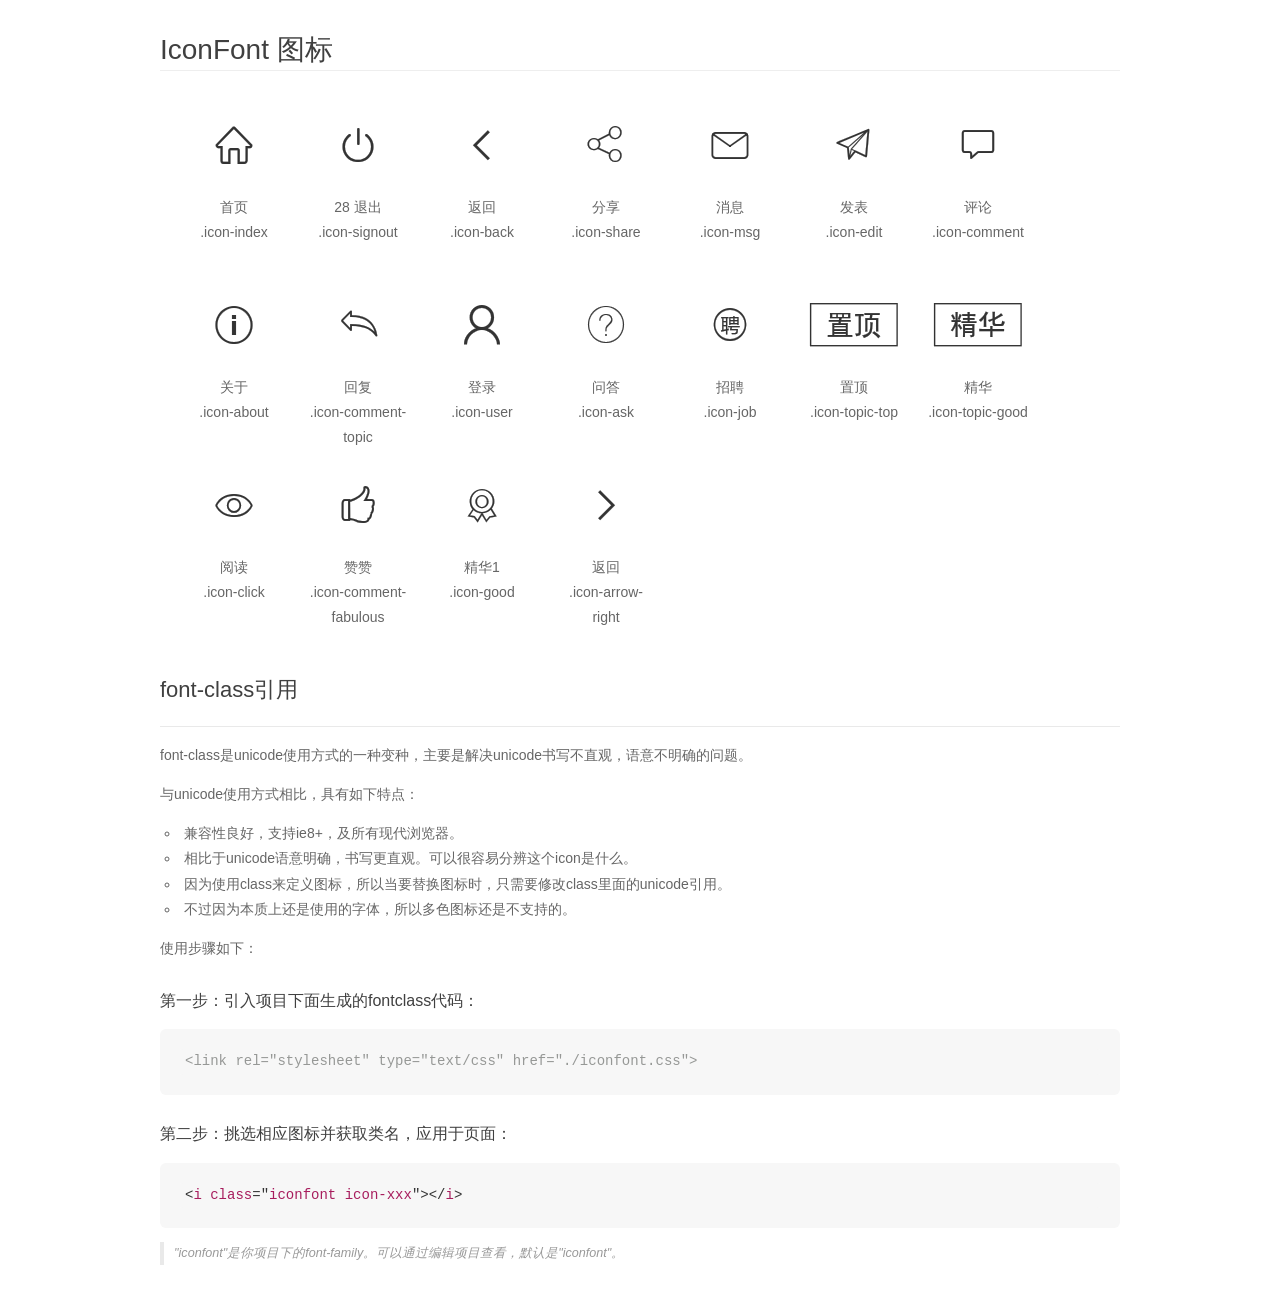
<file: iconfont/demo_fontclass.html>
<!DOCTYPE html>
<html>

	<head>
		<meta charset="utf-8" />
		<title>IconFont</title>
		<link rel="stylesheet" href="demo.css">
		<link rel="stylesheet" href="iconfont.css">
	</head>

	<body>
		<div class="main markdown">
			<h1>IconFont 图标</h1>
			<ul class="icon_lists clear">

				<li>
					<i class="icon iconfont icon-index"></i>
					<div class="name">首页</div>
					<div class="fontclass">.icon-index</div>
				</li>

				<li>
					<i class="icon iconfont icon-signout"></i>
					<div class="name">28 退出</div>
					<div class="fontclass">.icon-signout</div>
				</li>

				<li>
					<i class="icon iconfont icon-back"></i>
					<div class="name">返回</div>
					<div class="fontclass">.icon-back</div>
				</li>

				<li>
					<i class="icon iconfont icon-share"></i>
					<div class="name">分享</div>
					<div class="fontclass">.icon-share</div>
				</li>

				<li>
					<i class="icon iconfont icon-msg"></i>
					<div class="name">消息</div>
					<div class="fontclass">.icon-msg</div>
				</li>

				<li>
					<i class="icon iconfont icon-edit"></i>
					<div class="name">发表</div>
					<div class="fontclass">.icon-edit</div>
				</li>

				<li>
					<i class="icon iconfont icon-comment"></i>
					<div class="name">评论</div>
					<div class="fontclass">.icon-comment</div>
				</li>

				<li>
					<i class="icon iconfont icon-about"></i>
					<div class="name">关于</div>
					<div class="fontclass">.icon-about</div>
				</li>

				<li>
					<i class="icon iconfont icon-comment-topic"></i>
					<div class="name">回复</div>
					<div class="fontclass">.icon-comment-topic</div>
				</li>

				<li>
					<i class="icon iconfont icon-user"></i>
					<div class="name">登录</div>
					<div class="fontclass">.icon-user</div>
				</li>

				<li>
					<i class="icon iconfont icon-ask"></i>
					<div class="name">问答</div>
					<div class="fontclass">.icon-ask</div>
				</li>

				<li>
					<i class="icon iconfont icon-job"></i>
					<div class="name">招聘</div>
					<div class="fontclass">.icon-job</div>
				</li>

				<li>
					<i class="icon iconfont icon-topic-top"></i>
					<div class="name">置顶</div>
					<div class="fontclass">.icon-topic-top</div>
				</li>

				<li>
					<i class="icon iconfont icon-topic-good"></i>
					<div class="name">精华</div>
					<div class="fontclass">.icon-topic-good</div>
				</li>

				<li>
					<i class="icon iconfont icon-click"></i>
					<div class="name">阅读</div>
					<div class="fontclass">.icon-click</div>
				</li>

				<li>
					<i class="icon iconfont icon-comment-fabulous"></i>
					<div class="name">赞赞</div>
					<div class="fontclass">.icon-comment-fabulous</div>
				</li>

				<li>
					<i class="icon iconfont icon-good"></i>
					<div class="name">精华1</div>
					<div class="fontclass">.icon-good</div>
				</li>

				<li>
					<i class="icon iconfont icon-arrow-right"></i>
					<div class="name">返回</div>
					<div class="fontclass">.icon-arrow-right</div>
				</li>

			</ul>

			<h2 id="font-class-">font-class引用</h2>
			<hr>

			<p>font-class是unicode使用方式的一种变种，主要是解决unicode书写不直观，语意不明确的问题。</p>
			<p>与unicode使用方式相比，具有如下特点：</p>
			<ul>
				<li>兼容性良好，支持ie8+，及所有现代浏览器。</li>
				<li>相比于unicode语意明确，书写更直观。可以很容易分辨这个icon是什么。</li>
				<li>因为使用class来定义图标，所以当要替换图标时，只需要修改class里面的unicode引用。</li>
				<li>不过因为本质上还是使用的字体，所以多色图标还是不支持的。</li>
			</ul>
			<p>使用步骤如下：</p>
			<h3 id="-fontclass-">第一步：引入项目下面生成的fontclass代码：</h3>

			<pre><code class="lang-js hljs javascript"><span class="hljs-comment">&lt;link rel="stylesheet" type="text/css" href="./iconfont.css"&gt;</span></code></pre>
			<h3 id="-">第二步：挑选相应图标并获取类名，应用于页面：</h3>
			<pre><code class="lang-css hljs">&lt;<span class="hljs-selector-tag">i</span> <span class="hljs-selector-tag">class</span>="<span class="hljs-selector-tag">iconfont</span> <span class="hljs-selector-tag">icon-xxx</span>"&gt;&lt;/<span class="hljs-selector-tag">i</span>&gt;</code></pre>
			<blockquote>
				<p>"iconfont"是你项目下的font-family。可以通过编辑项目查看，默认是"iconfont"。</p>
			</blockquote>
		</div>
	</body>

</html>
</file>
<file: iconfont/demo.css>
*{margin: 0;padding: 0;list-style: none;}
/*
KISSY CSS Reset
理念：1. reset 的目的不是清除浏览器的默认样式，这仅是部分工作。清除和重置是紧密不可分的。
2. reset 的目的不是让默认样式在所有浏览器下一致，而是减少默认样式有可能带来的问题。
3. reset 期望提供一套普适通用的基础样式。但没有银弹，推荐根据具体需求，裁剪和修改后再使用。
特色：1. 适应中文；2. 基于最新主流浏览器。
维护：玉伯<lifesinger@gmail.com>, 正淳<ragecarrier@gmail.com>
 */

/** 清除内外边距 **/
body, h1, h2, h3, h4, h5, h6, hr, p, blockquote, /* structural elements 结构元素 */
dl, dt, dd, ul, ol, li, /* list elements 列表元素 */
pre, /* text formatting elements 文本格式元素 */
form, fieldset, legend, button, input, textarea, /* form elements 表单元素 */
th, td /* table elements 表格元素 */ {
  margin: 0;
  padding: 0;
}

/** 设置默认字体 **/
body,
button, input, select, textarea /* for ie */ {
  font: 12px/1.5 tahoma, arial, \5b8b\4f53, sans-serif;
}
h1, h2, h3, h4, h5, h6 { font-size: 100%; }
address, cite, dfn, em, var { font-style: normal; } /* 将斜体扶正 */
code, kbd, pre, samp { font-family: courier new, courier, monospace; } /* 统一等宽字体 */
small { font-size: 12px; } /* 小于 12px 的中文很难阅读，让 small 正常化 */

/** 重置列表元素 **/
ul, ol { list-style: none; }

/** 重置文本格式元素 **/
a { text-decoration: none; }
a:hover { text-decoration: underline; }


/** 重置表单元素 **/
legend { color: #000; } /* for ie6 */
fieldset, img { border: 0; } /* img 搭车：让链接里的 img 无边框 */
button, input, select, textarea { font-size: 100%; } /* 使得表单元素在 ie 下能继承字体大小 */
/* 注：optgroup 无法扶正 */

/** 重置表格元素 **/
table { border-collapse: collapse; border-spacing: 0; }

/* 清除浮动 */
.ks-clear:after, .clear:after {
  content: '\20';
  display: block;
  height: 0;
  clear: both;
}
.ks-clear, .clear {
  *zoom: 1;
}

.main {
  padding: 30px 100px;
width: 960px;
margin: 0 auto;
}
.main h1{font-size:36px; color:#333; text-align:left;margin-bottom:30px; border-bottom: 1px solid #eee;}

.helps{margin-top:40px;}
.helps pre{
  padding:20px;
  margin:10px 0;
  border:solid 1px #e7e1cd;
  background-color: #fffdef;
  overflow: auto;
}

.icon_lists{
  width: 100% !important;

}

.icon_lists li{
  float:left;
  width: 100px;
  height:180px;
  text-align: center;
  list-style: none !important;
}
.icon_lists .icon{
  font-size: 42px;
  line-height: 100px;
  margin: 10px 0;
  color:#333;
  -webkit-transition: font-size 0.25s ease-out 0s;
  -moz-transition: font-size 0.25s ease-out 0s;
  transition: font-size 0.25s ease-out 0s;

}
.icon_lists .icon:hover{
  font-size: 100px;
}



.markdown {
  color: #666;
  font-size: 14px;
  line-height: 1.8;
}

.highlight {
  line-height: 1.5;
}

.markdown img {
  vertical-align: middle;
  max-width: 100%;
}

.markdown h1 {
  color: #404040;
  font-weight: 500;
  line-height: 40px;
  margin-bottom: 24px;
}

.markdown h2,
.markdown h3,
.markdown h4,
.markdown h5,
.markdown h6 {
  color: #404040;
  margin: 1.6em 0 0.6em 0;
  font-weight: 500;
  clear: both;
}

.markdown h1 {
  font-size: 28px;
}

.markdown h2 {
  font-size: 22px;
}

.markdown h3 {
  font-size: 16px;
}

.markdown h4 {
  font-size: 14px;
}

.markdown h5 {
  font-size: 12px;
}

.markdown h6 {
  font-size: 12px;
}

.markdown hr {
  height: 1px;
  border: 0;
  background: #e9e9e9;
  margin: 16px 0;
  clear: both;
}

.markdown p,
.markdown pre {
  margin: 1em 0;
}

.markdown > p,
.markdown > blockquote,
.markdown > .highlight,
.markdown > ol,
.markdown > ul {
  width: 80%;
}

.markdown ul > li {
  list-style: circle;
}

.markdown > ul li,
.markdown blockquote ul > li {
  margin-left: 20px;
  padding-left: 4px;
}

.markdown > ul li p,
.markdown > ol li p {
  margin: 0.6em 0;
}

.markdown ol > li {
  list-style: decimal;
}

.markdown > ol li,
.markdown blockquote ol > li {
  margin-left: 20px;
  padding-left: 4px;
}

.markdown code {
  margin: 0 3px;
  padding: 0 5px;
  background: #eee;
  border-radius: 3px;
}

.markdown pre {
  border-radius: 6px;
  background: #f7f7f7;
  padding: 20px;
}

.markdown pre code {
  border: none;
  background: #f7f7f7;
  margin: 0;
}

.markdown strong,
.markdown b {
  font-weight: 600;
}

.markdown > table {
  border-collapse: collapse;
  border-spacing: 0px;
  empty-cells: show;
  border: 1px solid #e9e9e9;
  width: 95%;
  margin-bottom: 24px;
}

.markdown > table th {
  white-space: nowrap;
  color: #333;
  font-weight: 600;

}

.markdown > table th,
.markdown > table td {
  border: 1px solid #e9e9e9;
  padding: 8px 16px;
  text-align: left;
}

.markdown > table th {
  background: #F7F7F7;
}

.markdown blockquote {
  font-size: 90%;
  color: #999;
  border-left: 4px solid #e9e9e9;
  padding-left: 0.8em;
  margin: 1em 0;
  font-style: italic;
}

.markdown blockquote p {
  margin: 0;
}

.markdown .anchor {
  opacity: 0;
  transition: opacity 0.3s ease;
  margin-left: 8px;
}

.markdown .waiting {
  color: #ccc;
}

.markdown h1:hover .anchor,
.markdown h2:hover .anchor,
.markdown h3:hover .anchor,
.markdown h4:hover .anchor,
.markdown h5:hover .anchor,
.markdown h6:hover .anchor {
  opacity: 1;
  display: inline-block;
}

.markdown > br,
.markdown > p > br {
  clear: both;
}


.hljs {
  display: block;
  background: white;
  padding: 0.5em;
  color: #333333;
  overflow-x: auto;
}

.hljs-comment,
.hljs-meta {
  color: #969896;
}

.hljs-string,
.hljs-variable,
.hljs-template-variable,
.hljs-strong,
.hljs-emphasis,
.hljs-quote {
  color: #df5000;
}

.hljs-keyword,
.hljs-selector-tag,
.hljs-type {
  color: #a71d5d;
}

.hljs-literal,
.hljs-symbol,
.hljs-bullet,
.hljs-attribute {
  color: #0086b3;
}

.hljs-section,
.hljs-name {
  color: #63a35c;
}

.hljs-tag {
  color: #333333;
}

.hljs-title,
.hljs-attr,
.hljs-selector-id,
.hljs-selector-class,
.hljs-selector-attr,
.hljs-selector-pseudo {
  color: #795da3;
}

.hljs-addition {
  color: #55a532;
  background-color: #eaffea;
}

.hljs-deletion {
  color: #bd2c00;
  background-color: #ffecec;
}

.hljs-link {
  text-decoration: underline;
}

pre{
  background: #fff;
}
</file>
<file: iconfont/iconfont.css>
@font-face {font-family: "iconfont";
  src: url('iconfont.eot?t=1480843971278'); /* IE9*/
  src: url('iconfont.eot?t=1480843971278#iefix') format('embedded-opentype'), /* IE6-IE8 */
  url('iconfont.woff?t=1480843971278') format('woff'), /* chrome, firefox */
  url('iconfont.ttf?t=1480843971278') format('truetype'), /* chrome, firefox, opera, Safari, Android, iOS 4.2+*/
  url('iconfont.svg?t=1480843971278#iconfont') format('svg'); /* iOS 4.1- */
}

.iconfont {
  font-family:"iconfont" !important;
  font-size:16px;
  font-style:normal;
  -webkit-font-smoothing: antialiased;
  -webkit-text-stroke-width: 0.2px;
  -moz-osx-font-smoothing: grayscale;
}

.icon-index:before { content: "\e61b"; }

.icon-signout:before { content: "\e679"; }

.icon-back:before { content: "\e604"; }

.icon-share:before { content: "\e627"; }

.icon-msg:before { content: "\e64c"; }

.icon-edit:before { content: "\e60d"; }

.icon-comment:before { content: "\e613"; }

.icon-about:before { content: "\e6ce"; }

.icon-comment-topic:before { content: "\e63c"; }

.icon-user:before { content: "\e603"; }

.icon-ask:before { content: "\e605"; }

.icon-job:before { content: "\e645"; }

.icon-topic-top:before { content: "\e68e"; }

.icon-topic-good:before { content: "\e690"; }

.icon-click:before { content: "\e601"; }

.icon-comment-fabulous:before { content: "\e62f"; }

.icon-good:before { content: "\e612"; }

.icon-arrow-right:before { content: "\e6cf"; }
</file>
